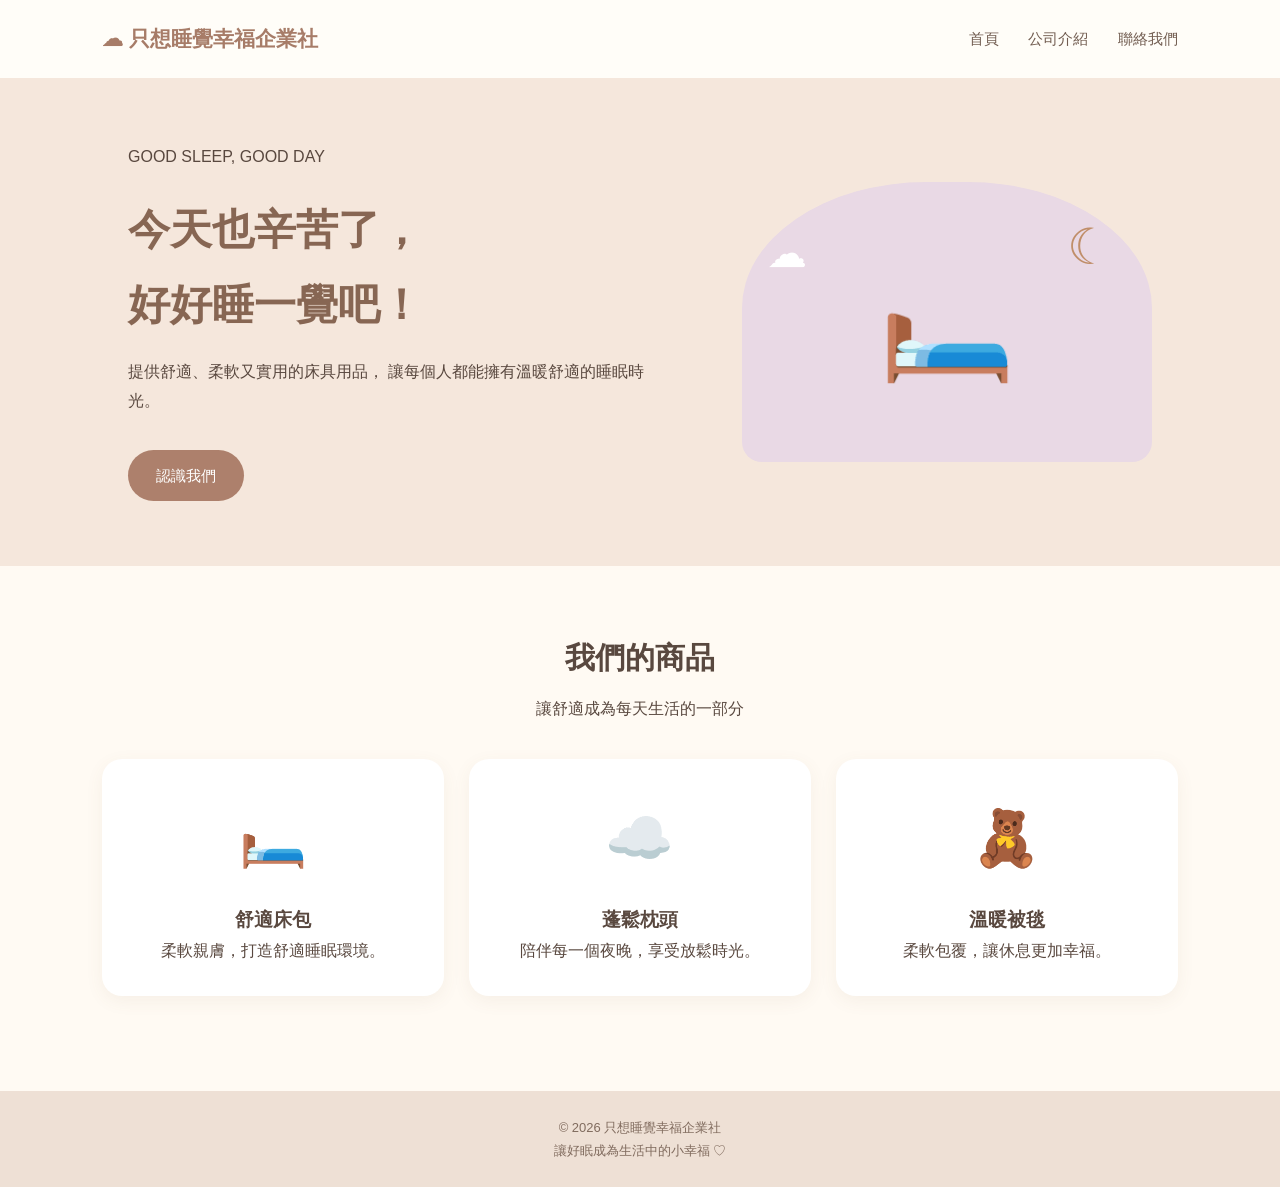
<file: index.html>
<!DOCTYPE html>
<html lang="zh-Hant">
<head>
    <meta charset="UTF-8">
    <meta name="viewport" content="width=device-width, initial-scale=1.0">
    <title>只想睡覺幸福企業社</title>
    <link rel="stylesheet" href="style.css">
</head>
<body>

<header>
    <h2>☁ 只想睡覺幸福企業社</h2>
    <nav>
        <a href="index.html">首頁</a>
        <a href="about.html">公司介紹</a>
        <a href="contact.html">聯絡我們</a>
    </nav>
</header>

<section class="hero">
    <div class="hero-content">
        <p>GOOD SLEEP, GOOD DAY</p>
        <h1>今天也辛苦了，<br>好好睡一覺吧！</h1>
        <p>
            提供舒適、柔軟又實用的床具用品，
            讓每個人都能擁有溫暖舒適的睡眠時光。
        </p>
        <a href="about.html" class="btn">認識我們</a>
    </div>
    <div class="hero-image">
        <div class="moon">☾</div>
        <div class="bed">🛏️</div>
        <div class="cloud">☁</div>
    </div>
</section>

<section class="products">
    <h2>我們的商品</h2>
    <p>讓舒適成為每天生活的一部分</p>

    <div class="product-list">
        <div class="product">
            <div class="product-icon">🛏️</div>
            <h3>舒適床包</h3>
            <p>柔軟親膚，打造舒適睡眠環境。</p>
        </div>

        <div class="product">
            <div class="product-icon">☁️</div>
            <h3>蓬鬆枕頭</h3>
            <p>陪伴每一個夜晚，享受放鬆時光。</p>
        </div>

        <div class="product">
            <div class="product-icon">🧸</div>
            <h3>溫暖被毯</h3>
            <p>柔軟包覆，讓休息更加幸福。</p>
        </div>
    </div>
</section>

<footer>
    <p>© 2026 只想睡覺幸福企業社</p>
    <p>讓好眠成為生活中的小幸福 ♡</p>
</footer>

</body>
</html>
</file>
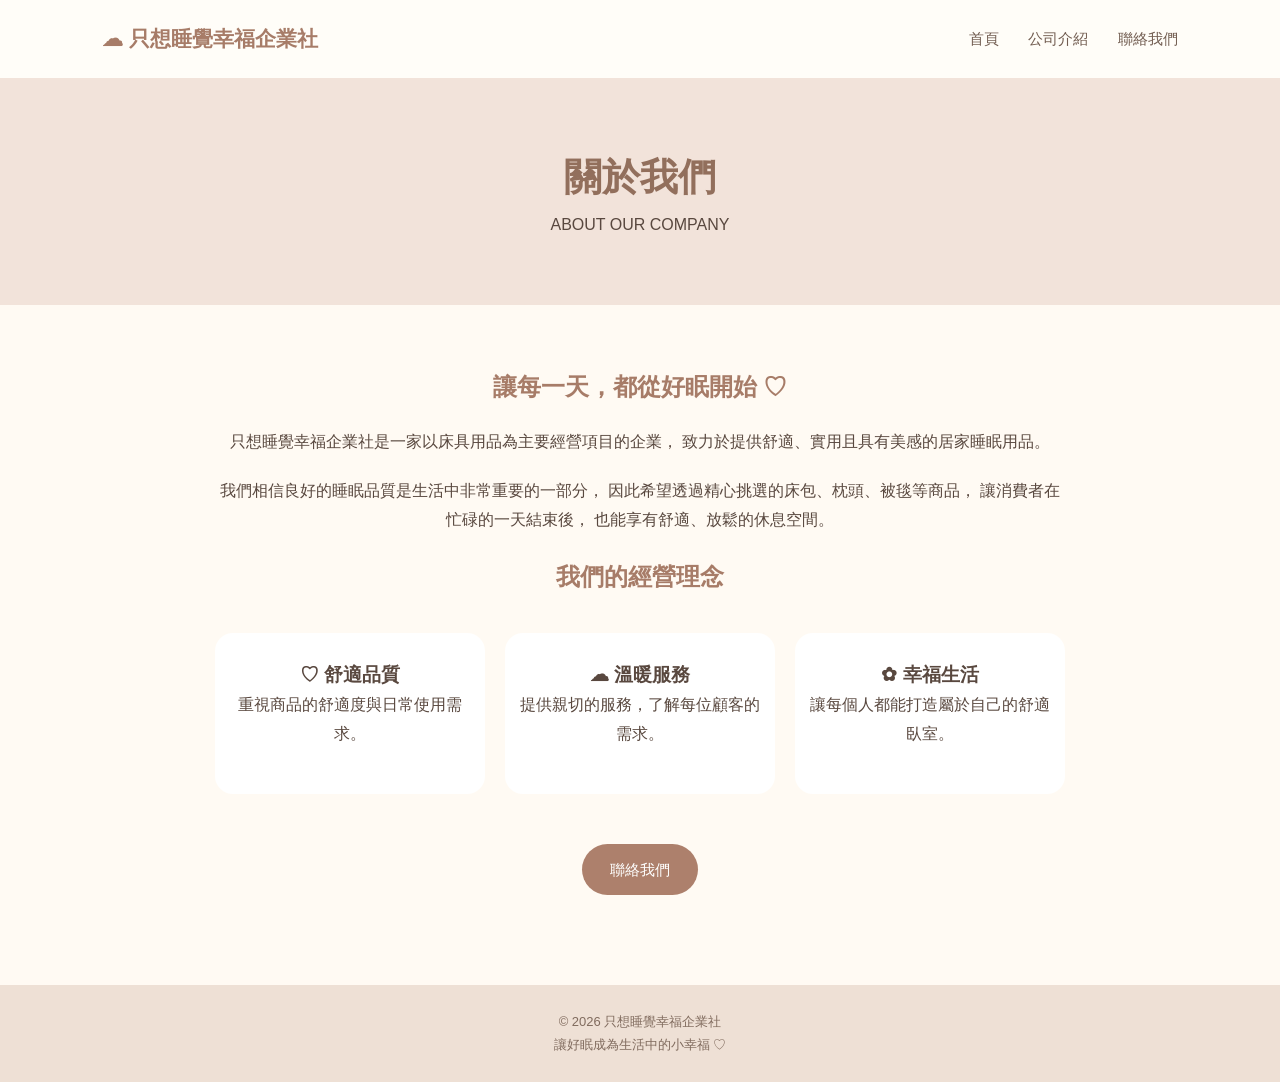
<file: about.html>
<!DOCTYPE html>
<html lang="zh-Hant">
<head>
    <meta charset="UTF-8">
    <meta name="viewport" content="width=device-width, initial-scale=1.0">
    <title>公司介紹｜只想睡覺幸福企業社</title>
    <link rel="stylesheet" href="style.css">
</head>
<body>

<header>
    <h2>☁ 只想睡覺幸福企業社</h2>
    <nav>
        <a href="index.html">首頁</a>
        <a href="about.html">公司介紹</a>
        <a href="contact.html">聯絡我們</a>
    </nav>
</header>

<section class="page-banner">
    <h1>關於我們</h1>
    <p>ABOUT OUR COMPANY</p>
</section>

<section class="about-content">
    <h2>讓每一天，都從好眠開始 ♡</h2>

    <p>
        只想睡覺幸福企業社是一家以床具用品為主要經營項目的企業，
        致力於提供舒適、實用且具有美感的居家睡眠用品。
    </p>

    <p>
        我們相信良好的睡眠品質是生活中非常重要的一部分，
        因此希望透過精心挑選的床包、枕頭、被毯等商品，
        讓消費者在忙碌的一天結束後，
        也能享有舒適、放鬆的休息空間。
    </p>

    <h2>我們的經營理念</h2>

    <div class="about-cards">
        <div>
            <h3>♡ 舒適品質</h3>
            <p>重視商品的舒適度與日常使用需求。</p>
        </div>

        <div>
            <h3>☁ 溫暖服務</h3>
            <p>提供親切的服務，了解每位顧客的需求。</p>
        </div>

        <div>
            <h3>✿ 幸福生活</h3>
            <p>讓每個人都能打造屬於自己的舒適臥室。</p>
        </div>
    </div>

    <a href="contact.html" class="btn">聯絡我們</a>
</section>

<footer>
    <p>© 2026 只想睡覺幸福企業社</p>
    <p>讓好眠成為生活中的小幸福 ♡</p>
</footer>

</body>
</html>
</file>
<file: style.css>
/* 全網站基本設定 */
* {
    margin: 0;
    padding: 0;
    box-sizing: border-box;
}

body {
    font-family: "Microsoft JhengHei", sans-serif;
    background: #fffaf3;
    color: #59483f;
    line-height: 1.8;
}

/* 導覽列 */
header {
    display: flex;
    justify-content: space-between;
    align-items: center;
    padding: 20px 8%;
    background: #fffdf8;
}

header h2 {
    color: #a77c68;
    font-size: 21px;
}

nav a {
    text-decoration: none;
    color: #725d51;
    margin-left: 25px;
    font-size: 15px;
}

nav a:hover {
    color: #d99d84;
}

/* 首頁主視覺 */
.hero {
    min-height: 470px;
    padding: 65px 10%;
    display: flex;
    justify-content: space-between;
    align-items: center;
    background: #f5e7dc;
    gap: 30px;
}

.hero-content {
    max-width: 520px;
}

.hero-content h1 {
    font-size: 42px;
    color: #876653;
    margin: 15px 0;
}

.hero-content p {
    margin-bottom: 20px;
}

.hero-image {
    width: 40%;
    min-height: 280px;
    background: #e9d9e5;
    border-radius: 45% 45% 20px 20px;
    display: flex;
    justify-content: center;
    align-items: center;
    position: relative;
}

.bed {
    font-size: 110px;
}

.moon {
    position: absolute;
    top: 20px;
    right: 40px;
    font-size: 50px;
    color: #c08e69;
}

.cloud {
    position: absolute;
    left: 25px;
    top: 35px;
    font-size: 40px;
    color: white;
}

/* 按鈕 */
.btn {
    display: inline-block;
    background: #ad806c;
    color: white;
    border: none;
    border-radius: 30px;
    padding: 12px 28px;
    text-decoration: none;
    cursor: pointer;
    font-size: 15px;
    margin-top: 15px;
}

.btn:hover {
    background: #896653;
}

/* 商品區 */
.products {
    padding: 65px 8%;
    text-align: center;
}

.products h2 {
    font-size: 30px;
    margin-bottom: 10px;
}

.product-list {
    display: grid;
    grid-template-columns: repeat(3, 1fr);
    gap: 25px;
    margin-top: 35px;
}

.product {
    background: white;
    padding: 30px 20px;
    border-radius: 20px;
    box-shadow: 0 5px 18px #80664a12;
}

.product-icon {
    font-size: 55px;
    margin-bottom: 15px;
}

/* 內頁標題 */
.page-banner {
    background: #f2e3da;
    text-align: center;
    padding: 65px 20px;
}

.page-banner h1 {
    font-size: 38px;
    color: #926f5c;
}

/* 公司介紹 */
.about-content {
    max-width: 900px;
    margin: auto;
    padding: 60px 25px;
    text-align: center;
}

.about-content h2 {
    margin-bottom: 20px;
    color: #a77c68;
}

.about-content p {
    margin-bottom: 20px;
}

.about-cards {
    display: grid;
    grid-template-columns: repeat(3, 1fr);
    gap: 20px;
    margin: 35px 0;
}

.about-cards div {
    background: white;
    border-radius: 18px;
    padding: 25px 15px;
}

/* 聯絡表單 */
.contact-section {
    max-width: 650px;
    margin: auto;
    padding: 55px 25px;
}

.contact-section h2,
.contact-section > p {
    text-align: center;
    margin-bottom: 15px;
}

.contact-section form {
    background: white;
    padding: 35px;
    border-radius: 22px;
    box-shadow: 0 5px 20px #80664a12;
    margin-top: 25px;
}

.contact-section label {
    display: block;
    margin: 15px 0 5px;
    font-weight: bold;
}

.contact-section input,
.contact-section textarea {
    width: 100%;
    padding: 13px;
    border: 1px solid #eadbd0;
    border-radius: 10px;
    font-family: inherit;
    font-size: 14px;
    background: #fffaf5;
}

.contact-section textarea {
    resize: vertical;
}

.contact-section button {
    width: 100%;
}

.email-info {
    margin-top: 20px;
    color: #947967;
    font-size: 13px;
}

/* 頁尾 */
footer {
    background: #eee0d5;
    text-align: center;
    padding: 25px;
    font-size: 13px;
    color: #806b5e;
    margin-top: 30px;
}

/* 手機版 */
@media (max-width: 768px) {
    header {
        flex-direction: column;
        gap: 15px;
    }

    nav a {
        margin: 0 8px;
    }

    .hero {
        flex-direction: column;
        text-align: center;
    }

    .hero-content h1 {
        font-size: 32px;
    }

    .hero-image {
        width: 100%;
    }

    .product-list,
    .about-cards {
        grid-template-columns: 1fr;
    }

    .contact-section form {
        padding: 22px;
    }
}
</file>
